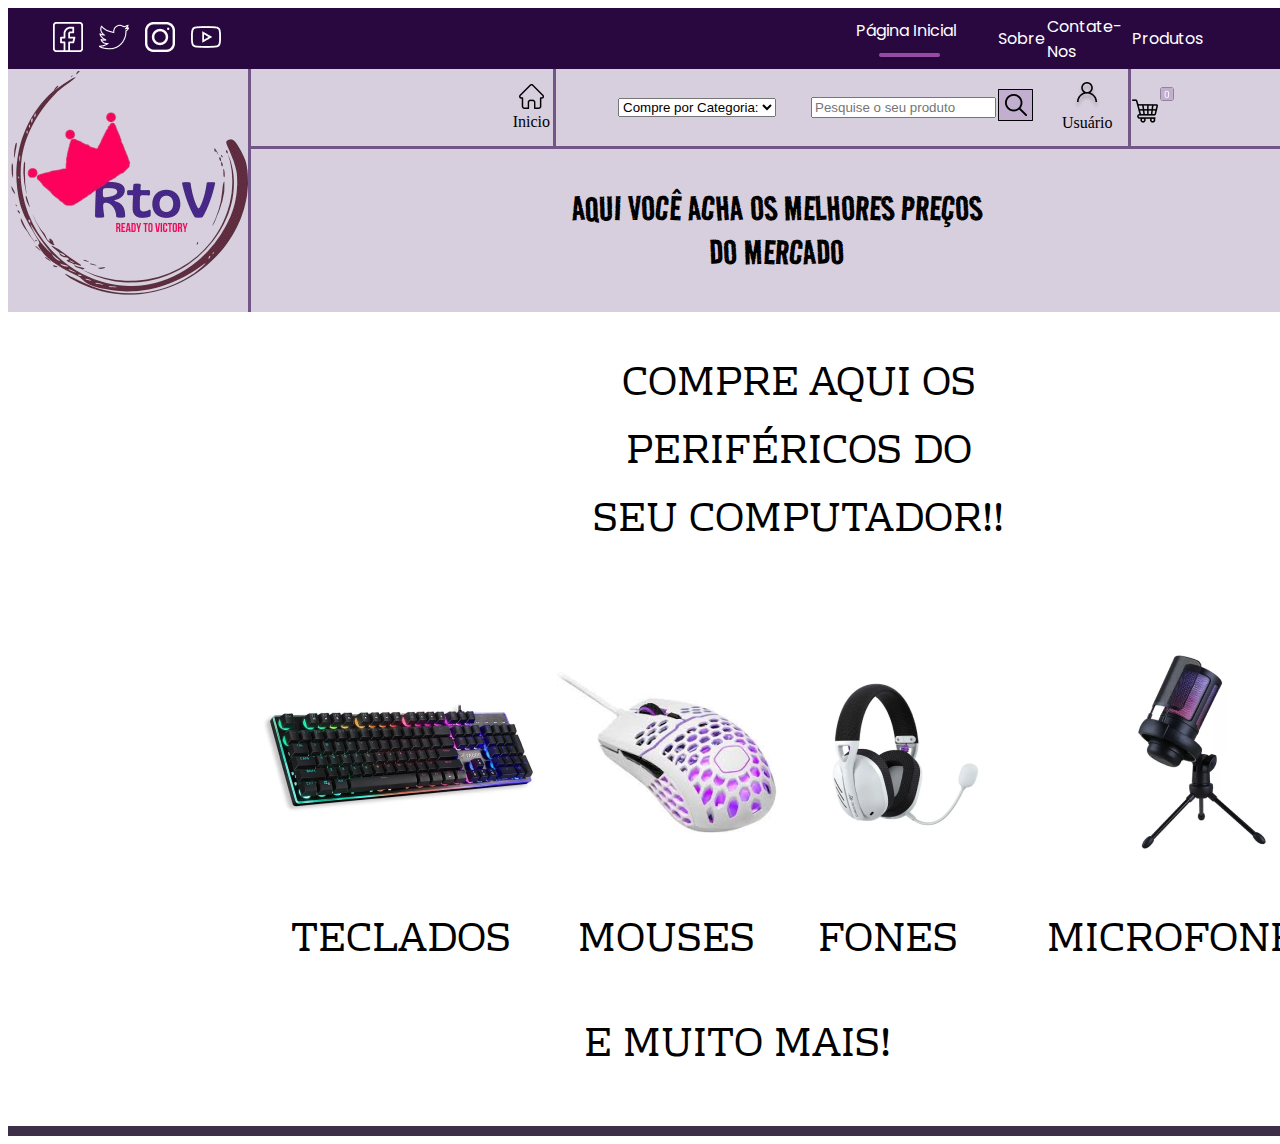
<file: index.html>
<!DOCTYPE html>
<html lang="en">
<head>
    <meta charset="UTF-8">
    <meta name="viewport" content="width=device-width, initial-scale=0.80">
    <title> RtoV - Ready To Victory </title>
    <link rel="stylesheet" href="style.css">
    <link rel="preconnect" href="https://fonts.googleapis.com">
<link rel="preconnect" href="https://fonts.gstatic.com" crossorigin>
<link href="https://fonts.googleapis.com/css2?family=Poppins&display=swap" rel="stylesheet">
<link rel="preconnect" href="https://fonts.googleapis.com">
<link rel="preconnect" href="https://fonts.gstatic.com" crossorigin>
<link href="https://fonts.googleapis.com/css2?family=Road+Rage&display=swap" rel="stylesheet">
<link rel="preconnect" href="https://fonts.googleapis.com">
<link rel="preconnect" href="https://fonts.gstatic.com" crossorigin>
<link href="https://fonts.googleapis.com/css2?family=Rhodium+Libre&family=Road+Rage&display=swap" rel="stylesheet">
</head>
<body>
    <table  ="" cellspacing="0">
        <tr id="linha1">
        <td class="c1"  ></td>
        <td class="c2 ; espaço1 ;"></td>
        <td class="c3 ; colIcone"><img src="facebook.png" alt="Facebook "></td>
        <td class="c4 ; colIcone"><img src="twitter.png" alt="twitter"></td>
        <td class=" c5 ;  colIcone"><img src="instagram.png" alt="instagram"></td>
        <td class="c6 ; colIcone"><img src="youtube.png" alt="youtube"></td>
        <td class="c7"></td>
        <td class="c8"></td>
        <td class="c9"> </td>
        <td class="c10"></td>
        <td class="c11"></td>
        <td class="c12" ></td>
        <td class="c13 ; poppins-regular ; pagini ; tudo1"; > <span><a href="">Página Inicial</a> </span> <div class="barrinha2"><img src="barrinha.png" alt=""></div></div></td>
        <td class="c14 ; poppins-regular"; class="sobre"><a href="sobre.html">Sobre</a></td>
        <td class="c15 ; poppins-regular"; class="contatenos"><a href="contate.html">Contate-Nos</a></td>
        <td class="c16 ; poppins-regular"; class="produtos"><a href="produtoFone.html">Produtos</a></td>
        <td class="c17"></td>
    </tr> 
    <tr id="linha2">
        <td class="c1"></td>
        <td class="c2 ; logo" rowspan="2"; colspan="6";><img src="RtoV Logo.png" alt="logo"; ></td>
        
        <td class="c8 ; borda1" ></td>
        <td class="c9 ; home ; borda2" ><img src="home.png" alt="Inicio"> Inicio</td>
        <td class="c10 ; borda3" ></td>       
        <td class="c11 ; borda4 ; selCate" >
            <div class="custom-select" >
  <select>
    <option value="0">Compre por Categoria:</option>
    <option value="1">Teclados</option>
    <option value="2">Mouses</option>
    <option value="3">Headsets</option>
    <option value="4">Microfones</option>
    <option value="5">SoundBoards</option>
    <option value="6">Caixas de Som</option>
    <option value="7">WebCams</option>
  </select>
</div>
    </td>
        <td class="c12 ; pesquise ; borda5" id="pesquisa" colspan="2";><input type="text" placeholder="Pesquise o seu produto"></td>
        
        <td class="c14 ; borda6 ; lupa" ><img src="lupa.png" alt="Lupa"></td>
        <td class="c15 ; borda7 ; user"><img src="usuario.png" alt="Usuário"> Usuário </td>
        <td class="c16 ; borda8" ><img src="carrinho.png" alt="Carrinho"></td>
        <td class="c17 ; borda9"></td>
        
    </tr>
    <tr id="linha3">
        <td class="c1"></td>
        <td class="c8"></td>
        
        <td class="c9"></td>
        <td class="c10"></td>
        <td colspan="3" class="c12 ; align1 ; road-rage-regular ">AQUI VOCÊ ACHA OS MELHORES PREÇOS <br> DO MERCADO</br></td>
        <td class="c14"></td>
        
        <td class="15"></td>
        
        
        <td class="16"></td>
         <td class="17"></td>
        
        
    </tr>
    <tr id="linha4">
        <td class="c1"></td>
        <td class="c2"></td>
        <td class="c3"></td>
        <td class="c4"></td>
        <td class="c5"></td>
        <td class="c6"></td>
        <td class="c7"></td>
        <td class="c8"></td>
        <td class="c9"></td>
        <td class="c10"></td>
        <td class="c11"></td>
        <td class="c12"></td>
        <td class="c13"></td>
        <td class="c14"></td>
        <td class="c15"></td>
        <td class="c16"></td>
        <td class="c17"></td>
    </tr>
    <tr id="linha5">
        <td class="c1"></td>
        <td class="c2"></td>
        <td class="c3"></td>
        <td class="c4"></td>
        <td class="c5"></td>
        <td class="c6"></td>
        <td class="c7"></td>
        <td class="c8"></td>
        <td class="c9"></td>
        <td class="c10 ; align1  ; rhodium-libre-regular" colspan="5">COMPRE AQUI OS PERIFÉRICOS DO<br>SEU COMPUTADOR!!<br></td>
        
        <td class="c15"></td></td>
        <td class="c16"></td></td>
        <td class="c17"></td></td>
    </tr>
    <tr id="linha6">
        <td class="c1"></td>
        <td class="c2"></td>
        <td class="c3"></td>
        <td class="c4"></td>
        <td class="c5"></td>
        <td class="c6"></td>
        <td class="c7"></td>
        <td class="c8"></td>
        <td class="c9"></td>
        <td class="c10"></td>
        <td class="c11"></td>
        <td class="c12"></td>
        <td class="c13"></td>
        <td class="c14"></td>
        <td class="c15"></td>
        <td class="c16"></td>
        <td class="c17"></td>
    </tr>
    <tr id="linha7">
        <td class="c1"></td>
        <td class="c2"></td>
        <td class="c3"></td>
        <td class="c4"></td>
        <td class="c5"></td>
        <td class="c6"></td>
        <td class="c7"></td>
        <td class="c8 ; teclado"; colspan="2";><img src="teclado.png" alt="Teclado"; ></td>
        
        <td class="10"></td>
        <td class="c11 ; mouse"><img src="mouse.png" alt="Mouse"></td>
        <td class="c12"></td>
        <td class="c13 ; fone"><img src="Fone.png" alt="fone"></td>
        <td class="c14"></td>
        <td class="c15"></td>
        <td class="c16 ; microfone"><img src="microfone.png" alt="Microfone"></td>
        <td class="c17"></td>
    </tr>
    <tr id="linha8">
        <td class="c1"></td>
        <td class="c2"></td>
        <td class="c3"></td>
        <td class="c4"></td>
        <td class="c5"></td>
        <td class="c6"></td>
        <td class="c7"></td>
        <td class="c8 ; align1 ; rhodium-libre-regular" colspan="2">TECLADOS</td>
        <td class="c10"></td>
        <td class="c11 ; align1 ; rhodium-libre-regular ; mouseText";>MOUSES</td>
        <td class="c12"></td>
        <td class="c13 ; align1 ; rhodium-libre-regular";>FONES</td>
        <td class="c14"></td>
        <td class="c15 ; align2 ; rhodium-libre-regular" colspan="2">MICROFONES</td>
        
        <td class="c17"></td>
        
    </tr>
    <tr id="linha9">
        <td class="c1"></td>
        <td class="c2"></td>
        <td class="c3"></td>
        <td class="c4"></td>
        <td class="c5"></td>
        <td class="c6"></td>
        <td class="c7"></td>
        <td class="c8"></td>
        <td class="c9"></td>
        <td class="c10"></td>
        <td class="c11"></td>
        <td class="c12"></td>
        <td class="c13"></td>
        <td class="c14"></td>
        <td class="c15"></td>
        <td class="c16"></td>
        <td class="c17"></td>
    </tr>
    <tr id="linha10">
        <td class="c1"></td>
        <td class="c2"></td>
        <td class="c3"></td>
        <td class="c4"></td>
        <td class="c5"></td>
        <td class="c6"></td>
        <td class="c7"></td>
        <td class="c8"></td>
        <td class="c9"></td>
        <td class="c10"></td>
        <td class="c11 ; align1 ; rhodium-libre-regular ; mtoMais" colspan="3"> E MUITO MAIS! </td>
        <td class="c14"></td>
        <td class="c15"></td>
        <td class="c16"></td>
        <td class="c17"></td>
        
    </tr>
    <tr id="linha11">
        <td class="c1"></td>
        <td class="c2"></td>
        <td class="c3"></td>
        <td class="c4"></td>
        <td class="c5"></td>
        <td class="c6"></td>
        <td class="c7"></td>
        <td class="c8"></td>
        <td class="c9"></td>
        <td class="c10"></td>
        <td class="c11"></td>
        <td class="c12"></td>
        <td class="c13"></td>
        <td class="c14"></td>
        <td class="c15"></td>
        <td class="c16"></td>
        <td class="c17"></td>
    </tr>
    <tr id="linha12">
        <td class="c1"></td>
        <td class="c2"></td>
        <td class="c3"></td>
        <td class="c4"></td>
        <td class="c5"></td>
        <td class="c6"></td>
        <td class="c7"></td>
        <td class="c8"></td>
        <td class="c9"></td>
        <td class="c10"></td>
        <td class="c11"></td>
        <td class="c12"></td>
        <td class="c13"></td>
        <td class="c14"></td>
        <td class="c15"></td>
        <td class="c16"></td>
        <td class="c17"></td>
    </tr>
</table>
    
</body>
</html>
</file>
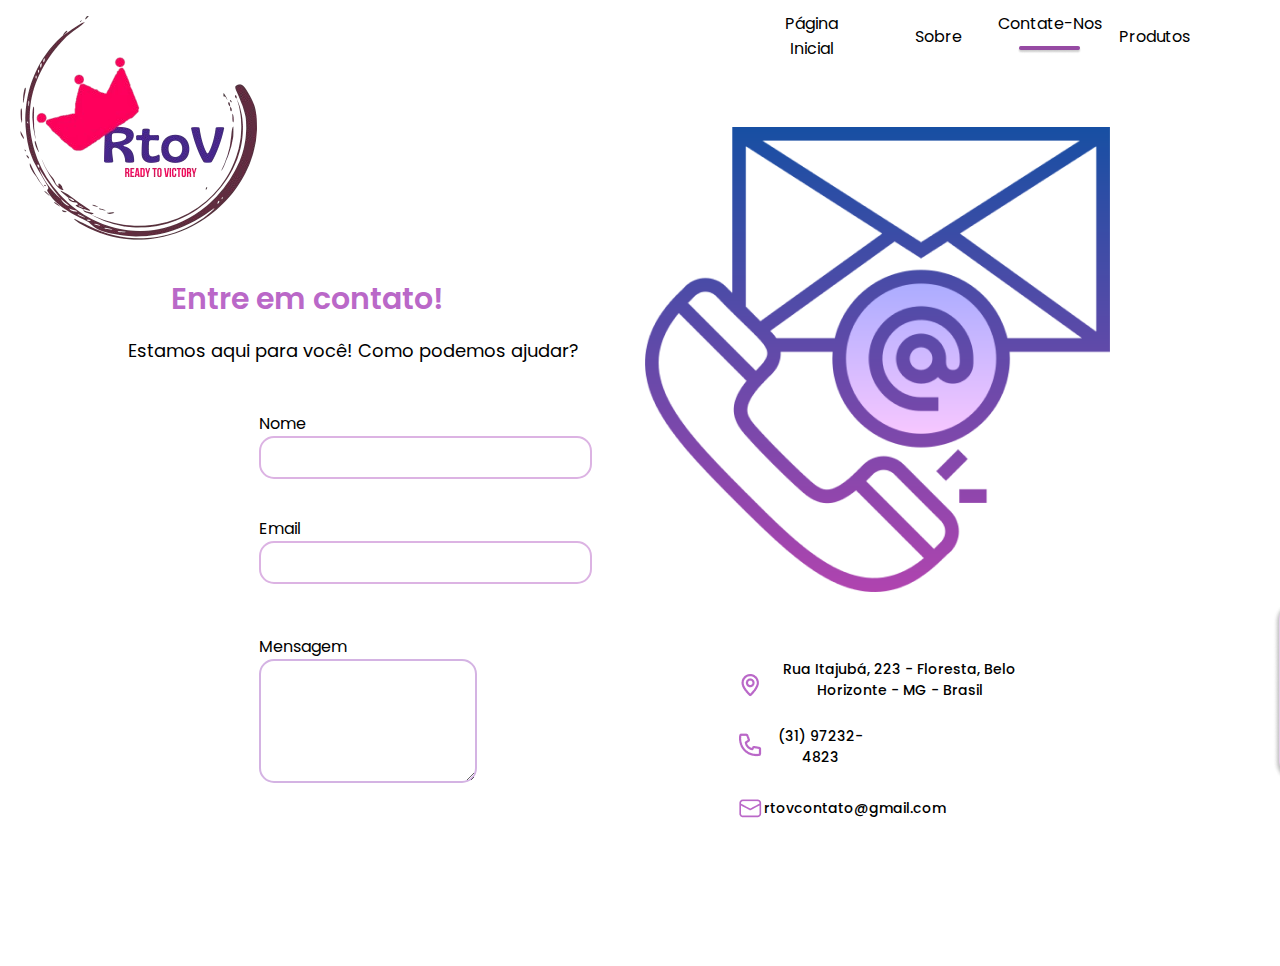
<file: contate.html>
<!DOCTYPE html>
<html lang="en">
<head>
    <meta charset="UTF-8">
    <meta name="viewport" content="width=device-width, initial-scale=1.0">
    <title>Contate - Rtov</title>
    <link rel="stylesheet" href="contate.css">
    <link rel="preconnect" href="https://fonts.googleapis.com">
<link rel="preconnect" href="https://fonts.gstatic.com" crossorigin>
<link href="https://fonts.googleapis.com/css2?family=Balsamiq+Sans:ital,wght@0,400;0,700;1,400;1,700&family=Coming+Soon&family=Poppins:ital,wght@0,100;0,200;0,300;0,400;0,500;0,600;0,700;0,800;0,900;1,100;1,200;1,300;1,400;1,500;1,600;1,700;1,800;1,900&family=Rhodium+Libre&family=Road+Rage&display=swap" rel="stylesheet">

</head>
<body>
    <table  ="" cellspacing="0">
        <tr id="linha1">
        <td class="c1"></td>
        <td class="c2" rowspan="2" class="Logo"><img src="RtoV Logo.png" alt="Logo"></td>
        <td class="c3"></td>
        <td class="c4"></td>
        <td></td>
        <td class="poppins-regular-16 c6"; id="pagini";><a href="index.html">Página Inicial </a></td>
        <td class="poppins-regular-16 c7"; id="sobre"; ><a href="sobre.html">Sobre</a></td>
        <td class="poppins-regular-16 c8"; id="contatenos";><div class="barrinha"> <span><a href="">Contate-Nos </a></span> <div class="barrinha2"><img src="barrinha.png" alt=""></div></div></td>
        <td class="poppins-regular-16 c9"; id="produtos"><a href="produtoFone.html">Produtos</a></td>
        <td class="c10"></td>
    </tr>
    <tr id="linha2">
        <td class="c1"></td>
        
        <td class="c3"></td>
        <td class="c4"></td>
        <td class="c5 ; teleEmail" colspan="4" rowspan="5"><img src="telefoneEmail.png" alt=""></td>
        
        <td class="c9"></td>
        <td class="c10"></td>
    </tr>
    <tr id="linha3">
        <td class="c1"></td>
        <td class="poppins-semibold" class="c2" colspan="2">Entre em contato!</td>
        
        <td class="c4"></td>
        <td class="c5" ></td>
       
        
        <td class="c10"></td>
    </tr>
    <tr id="linha4">
        <td class="c1"></td>
        <td class="poppins-regular-18 ; c2 ; estamos" colspan="2">Estamos aqui para você! Como podemos ajudar?</td>
        
        <td class="c4"></td>
        <td class="c5" ></td>
        
        <td class="c10"></td>
    </tr>
    <tr id="linha5">
        <td class="c1"></td>
        <td class="c2"></td>
        <td class="poppins-regular-16 ; c3 ; nome">Nome <br> <input class="emailnomeText" type="text"></td>
        <td class="c4"></td>
        <td class="c5" > </td>
       
        <td class="c10"></td>
    </tr>
    <tr id="linha6">
        <td class="c1"></td>
        <td class="c2"></td>
        <td class="poppins-regular-16 ; c3 ; emailText">Email <br> <input class="emailnomeText" type="email"></td>
        <td class="c4"></td>
        <td class="c5" ></td>

        <td class="c10"></td>
    </tr>
    <tr id="linha7">
        <td class="c1"></td>
        <td class="c2"></td>
        <td class="poppins-regular-16 ; c3 ; msg" rowspan="3">Mensagem<br> <textarea name="mensagem" id="mensagem"> </textarea></td>
        <td class="c4"></td>
        <td class="localização c5 endereço" ><img src="localização.png" alt="localização"></td>
        <td class="poppins-medium  c6  rua endereço" colspan="3"> Rua Itajubá, 223 - Floresta, Belo Horizonte - MG - Brasil</td>
        <td class="c7"></td>
        <td class="c8 tudoJunto" rowspan="2"><img src="tudoJunto.png" alt=""></td>
        
    </tr>
    <tr id="linha8">
        <td class="c1"></td>
        <td class="c2"></td>
        
        <td class="c4"></td>
        <td class="telefone"; class="c5" ><img src="telefone.png" alt="Telefone"></td>
        <td class="poppins-medium ; c6 ; num" colspan="2">(31) 97232-4823</td>
        <td class="c7"></td>
      
        <td class="c9"></td>
        
    </tr>
    <tr id="linha9">
        <td class="c1"></td>
        <td class="c2"></td>
        
        <td class="c4"></td>
        <td class="email  c5  emailImg" ><img src="email.png" alt="Email"></td>
        <td class="poppins-medium ; c6 ; emailLine" colspan="2">rtovcontato@gmail.com</td>
        <td class="c7"></td>
        <td class="c8"></td>
        <td class="c9"></td>
        
    </tr>
    <tr id="linha10">
        <td class="c1"></td>
        <td class="c2"></td>
        <td class="c3"></td>
        <td class="c4"></td>
        <td class="c5" ></td>
        <td class="c6"></td>
        <td class="c7"></td>
        <td class="c8"></td>
        <td class="c9"></td>
        <td class="c10"></td>
    </tr></table>
</body>
</html>
</file>
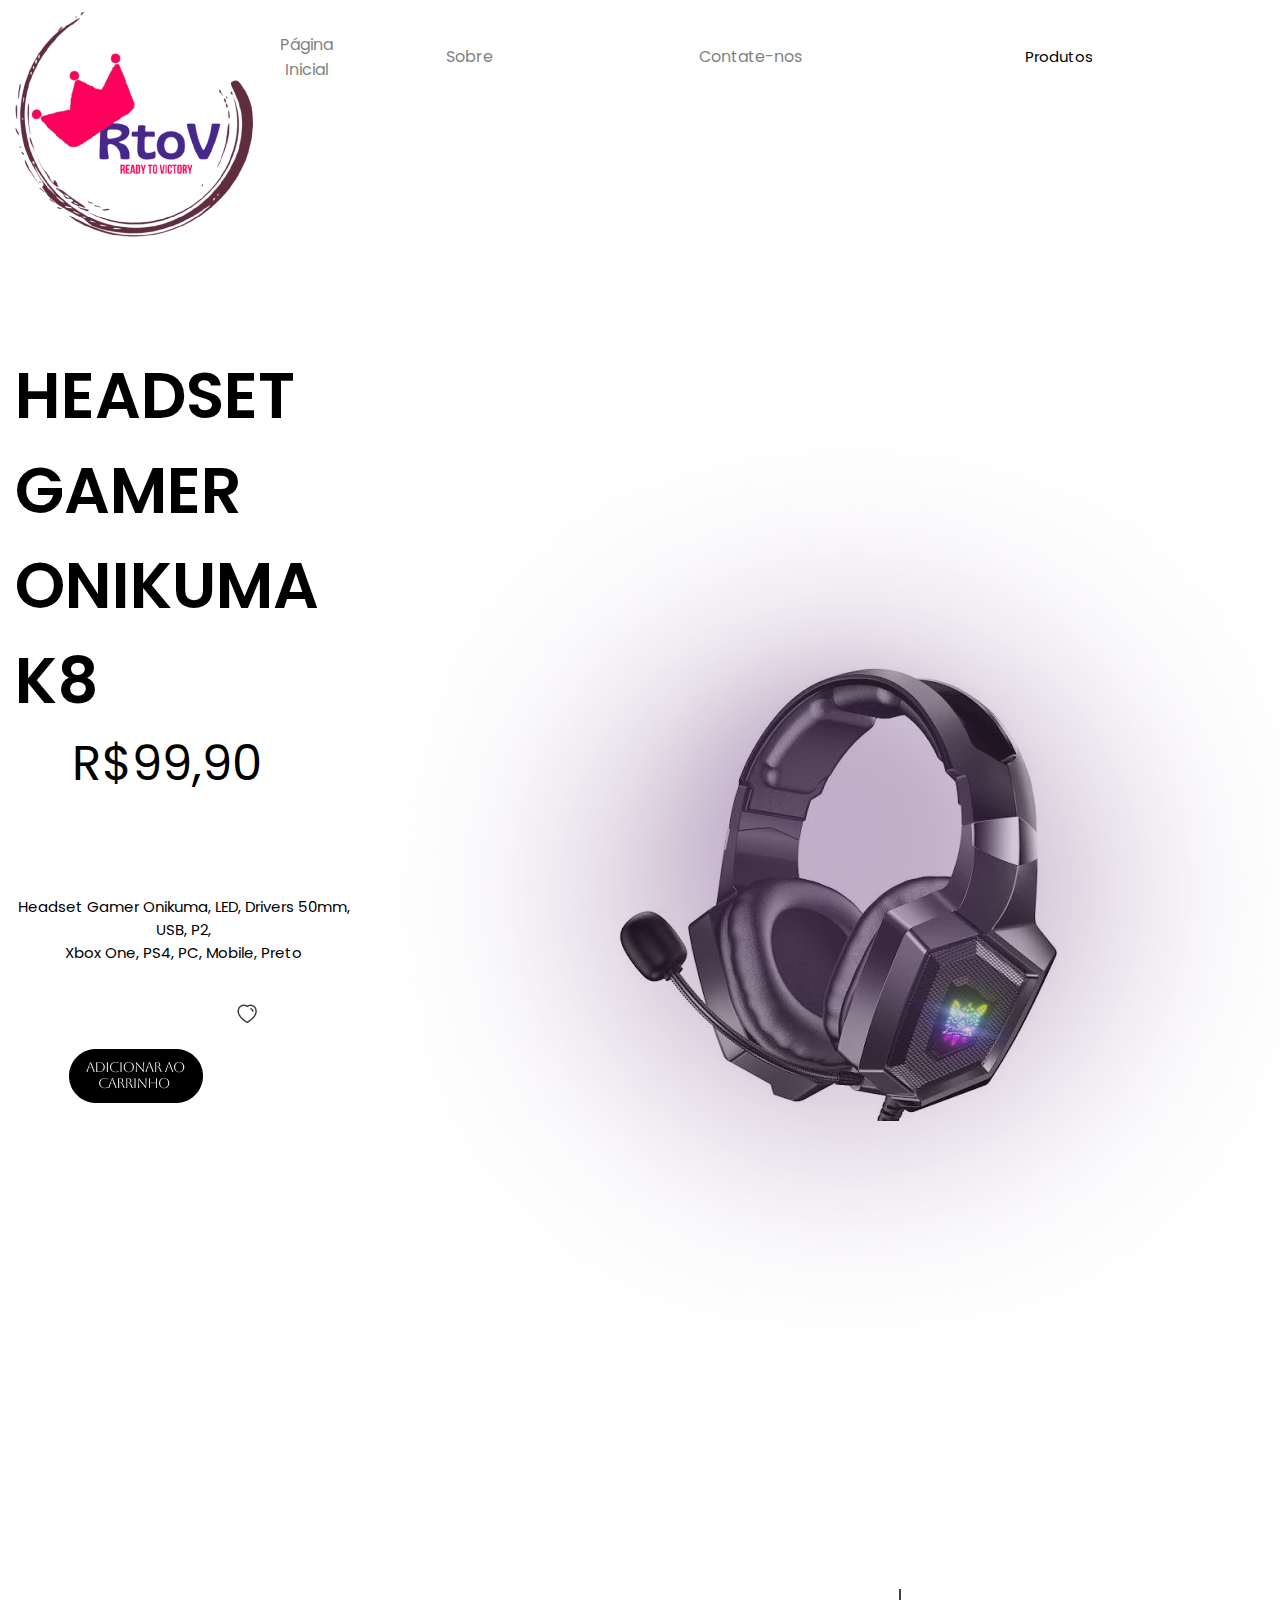
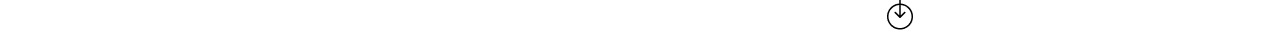
<file: produtoFone.html>
<!DOCTYPE html>
<html lang="en">
<head>
    <meta charset="UTF-8">
    <meta name="viewport" content="width=device-width, initial-scale=0.75">
    
    <title>Headset Onikuma K8</title>
<link rel="stylesheet" href="produtoFone.css">
<link rel="preconnect" href="https://fonts.googleapis.com">
<link rel="preconnect" href="https://fonts.gstatic.com" crossorigin>
<link href="https://fonts.googleapis.com/css2?family=Poppins:ital,wght@0,100;0,200;0,300;0,400;0,500;0,600;0,700;0,800;0,900;1,100;1,200;1,300;1,400;1,500;1,600;1,700;1,800;1,900&display=swap" rel="stylesheet">
</head> 
<body>
    <table     ="">
        <tr id="linha1">
            <td class="c1"></td>
            <td class="c2" rowspan="2"><img src="RtoV.png" alt="Logo"></td>
            <td class="c3"></td>
            <td class="c4 poppins-regular-50o pagini asereje"><a href="index.html">Página Inicial</a></td>
            <td class="c5 poppins-regular-50o sobre asereje"><a href="sobre.html">Sobre</a></td>
            <td class="c6 poppins-regular-50o contatenos asereje"><a href="contate.html">Contate-nos</a></td>
            <td class="c7 poppins-regular produtos asereje"><a href="">Produtos</a></td>
            <td class="c8 ; poppins-regular-50o"></td>
            <td class="c9"></td>
            <td class="c10"></td>
            <td class="c11" ></td>
            <td class="c12"></td>
            <td class="c13 coracao3"><img src="coração.png" alt="Curtidos"></td>
            <td class="c14"><img src="perfil.png" alt="Perfil"></td>
            <td class="c15"><img src="carrinho2.png" alt="Carrinho"></td>
            <td class="c16"></td>
            
        </tr>
        <tr id="linha2">
            <td class="c1"></td>
            
            <td class="c3"></td>
            <td class="c4"></td>
            <td class="c5"></td>
            <td class="c6"></td>
            <td class="c7"></td>
            <td class="c8 ; setaED ; setaE"><img src="setaEsquerda.png" alt="Seta Esquerda"></td>
            <td class="c9"></td>
            <td class="c10 ; setaED" ><a href="produtoTeclado.html"><img src="setaDireita.png" alt="Seta Direita"></a></td>
            <td class="c11"></td>
            
            <td class="c12"></td>
            <td class="c13"></td>
            <td class="c14"></td>
            <td class="c15"></td>
            <td class="c16"></td>
        </tr>
        <tr id="linha3">
            <td class="c1"></td>
            <td class="c2 ; poppins-semibold ; espacoHead ; headText" colspan="3" rowspan="2">HEADSET GAMER <br> ONIKUMA K8 <br> <div class="poppins-regular-48px ;">R$99,90</div> <br> <div class="poppins-regular ; desc1">Headset Gamer Onikuma, LED, Drivers 50mm, USB, P2, <br> Xbox One, PS4, PC, Mobile, Preto</div></td>
            
            <td class="c5"></td>
            <td class="c6"></td>
            <td class="c7"></td>
            <td class="c8"></td>
            <td class="c9 ; poppins-regular-18px ; descricao" colspan="4">DESCRIÇÃO</td>
            
            <td class="c13"></td>
            <td class="c14"></td>
            <td class="c15"></td>
            <td class="c16"></td>
        </tr>
        <tr id="linha4">
            <td class="c1"></td>
            
           
            
            <td class="c5 ; fone" colspan="4" rowspan="6"><img src="fone2.png" alt="Fone"></td>
            <td class="c8 ; poppins-regular ; " colspan="7">Material ecológico <br> Os protetores de ouvido usados com o novo material amigo da <br> pele  de segunda geração reduzem o suor de calor, mais <br> adequados para uso prolongado. <br> <img src="barrinha2.png" alt=""> <br>
            
            Sensação confortável <br> TPE wearable de alta qualidade, textura macia, toque <br> delicado e confortável, tem uma aparência elegante. <br><img src="barrinha2.png" alt=""> <br>

            Design prático  <br> O cinto de descompressão faz com que seu fone de ouvido tenha <br> melhor extensibilidade. Estrutura concisa, peso leve ao jogar, <br> material de alta qualidade permite que ele mantenha forte <br> praticidade. O design macio informa como é inquebrável.<img src="barrinha2.png" alt=""> <br>

            LUZ LED <br> Realce a atmosfera do jogo com interface USB apenas para <br> alimentação das luzes LED. <br><img src="barrinha2.png" alt=""><br>

            Fácil instalação <br> Plug and play, plugues de 3,5 mm para microfone e fone de ouvido <br> + plugue USB para luzes, garantindo mais estabilidade do som.

        </td>
            <td class="c16"></td>
            
            
            
        </tr>
        <tr id="linha5">
            <td class="c1"></td>
            <td class="c2 ; poppins-regular-48px ; coracao2 " colspan="2"><img src="coração.png" alt="Curtidos"></td>
            
            <td class="c4"></td>
           
            
            <td class="c8 ";></td>
            <td class="c9 ";></td>
            <td class="c10 ";></td>
            <td class="c11";></td>
            <td class="c12";></td>
            <td class="c13";></td>
            <td class="c14";></td>
            <td class="c16"></td>
        </tr>
        <tr id="linha6">
            <td class="c1"></td>
            <td class="c2 ; poppins-regular ; addCarrinho" colspan="2"><img src="addCarrinho.png" alt="Adicionar ao Carrinho"></td>
            
            <td class="c4"></td>
           
            
            <td class="c9"></td>
            <td class="c10"></td>
            <td class="c11" ></td>
            <td class="c12"></td>
            <td class="c13"></td>
            <td class="c14"></td>
            <td class="c15"></td>
            <td class="c16"></td>
        </tr>
        <tr id="linha7">
            <td class="c1"></td>
            <td class="c2 ; coracao2" ></td>
            <td class="c3"></td>
            <td class="c4"></td>
           
            
            <td class="c9"></td>
            <td class="c10"></td>
            <td class="c11" ></td>
            <td class="c12"></td>
            <td class="c13"></td>
            <td class="c14"></td>
            <td class="c15"></td>
            <td class="c16"></td>
        </tr>
        <tr id="linha8">
            <td class="c1"></td>
            <td class="c2 ; "></td>
            <td class="c3"></td>
            <td class="c4"></td>
           
            
            <td class="c9"></td>
            <td class="c10"></td>
            <td class="c11" ></td>
            <td class="c12"></td>
            <td class="c13"></td>
            <td class="c14"></td>
            <td class="c15"></td>
            <td class="c16"></td>
        </tr>
        <tr id="linha9">
            <td class="c1"></td>
            <td class="c2"></td>
            <td class="c3"></td>
            <td class="c4"></td>
           
            
            <td class="c9"></td>
            <td class="c10"></td>
            <td class="c11" ></td>
            <td class="c12"></td>
            <td class="c13"></td>
            <td class="c14"></td>
            <td class="c15"></td>
            <td class="c16"></td>
        </tr>
        <tr id="linha10">
            <td class="c1"></td>
            <td class="c2"></td>
            <td class="c3"></td>
            <td class="c4"></td>
            <td class="c5"></td>
            <td class="c6"></td>
            <td class="c7"></td>
            <td class="c8"></td>
            <td class="c9"></td>
            <td class="c10"></td>
            <td class="c11" ></td>
            <td class="c12"></td>
            <td class="c13"></td>
            <td class="c14"></td>
            <td class="c15"></td>
            <td class="c16"></td>
        </tr>
        <tr id="linha11">
            <td class="c1"></td>
            <td class="c2"></td>
            <td class="c3"></td>
            <td class="c4"></td>
            <td class="c5"></td>
            <td class="c6"></td>
            <td class="c7"></td>
            <td class="c8"></td>
            <td class="c9"></td>
            <td class="c10"></td>
            <td class="c11" ></td>
            <td class="c12"></td>
            <td class="c13"></td>
            <td class="c14"></td>
            <td class="c15"></td>
            <td class="c16"></td>
        </tr>
        <tr id="linha12">
            <td class="c1"></td>
            <td class="c2"></td>
            <td class="c3"></td>
            <td class="c4"></td>
            <td class="c5"></td>
            <td class="c6 ; setaBaixo"><a href="produtoTeclado.html"><img src="setaBaixo.png" alt=""></a></td>
            <td class="c7"></td>
            <td class="c8"></td>
            <td class="c9"></td>
            <td class="c10"></td>
            <td class="c11" ></td>
            <td class="c12"></td>
            <td class="c13"></td>
            <td class="c14"></td>
            <td class="c15"></td>
            <td class="c16"></td>
        </tr>
    </table>
</body>
</html>
</file>
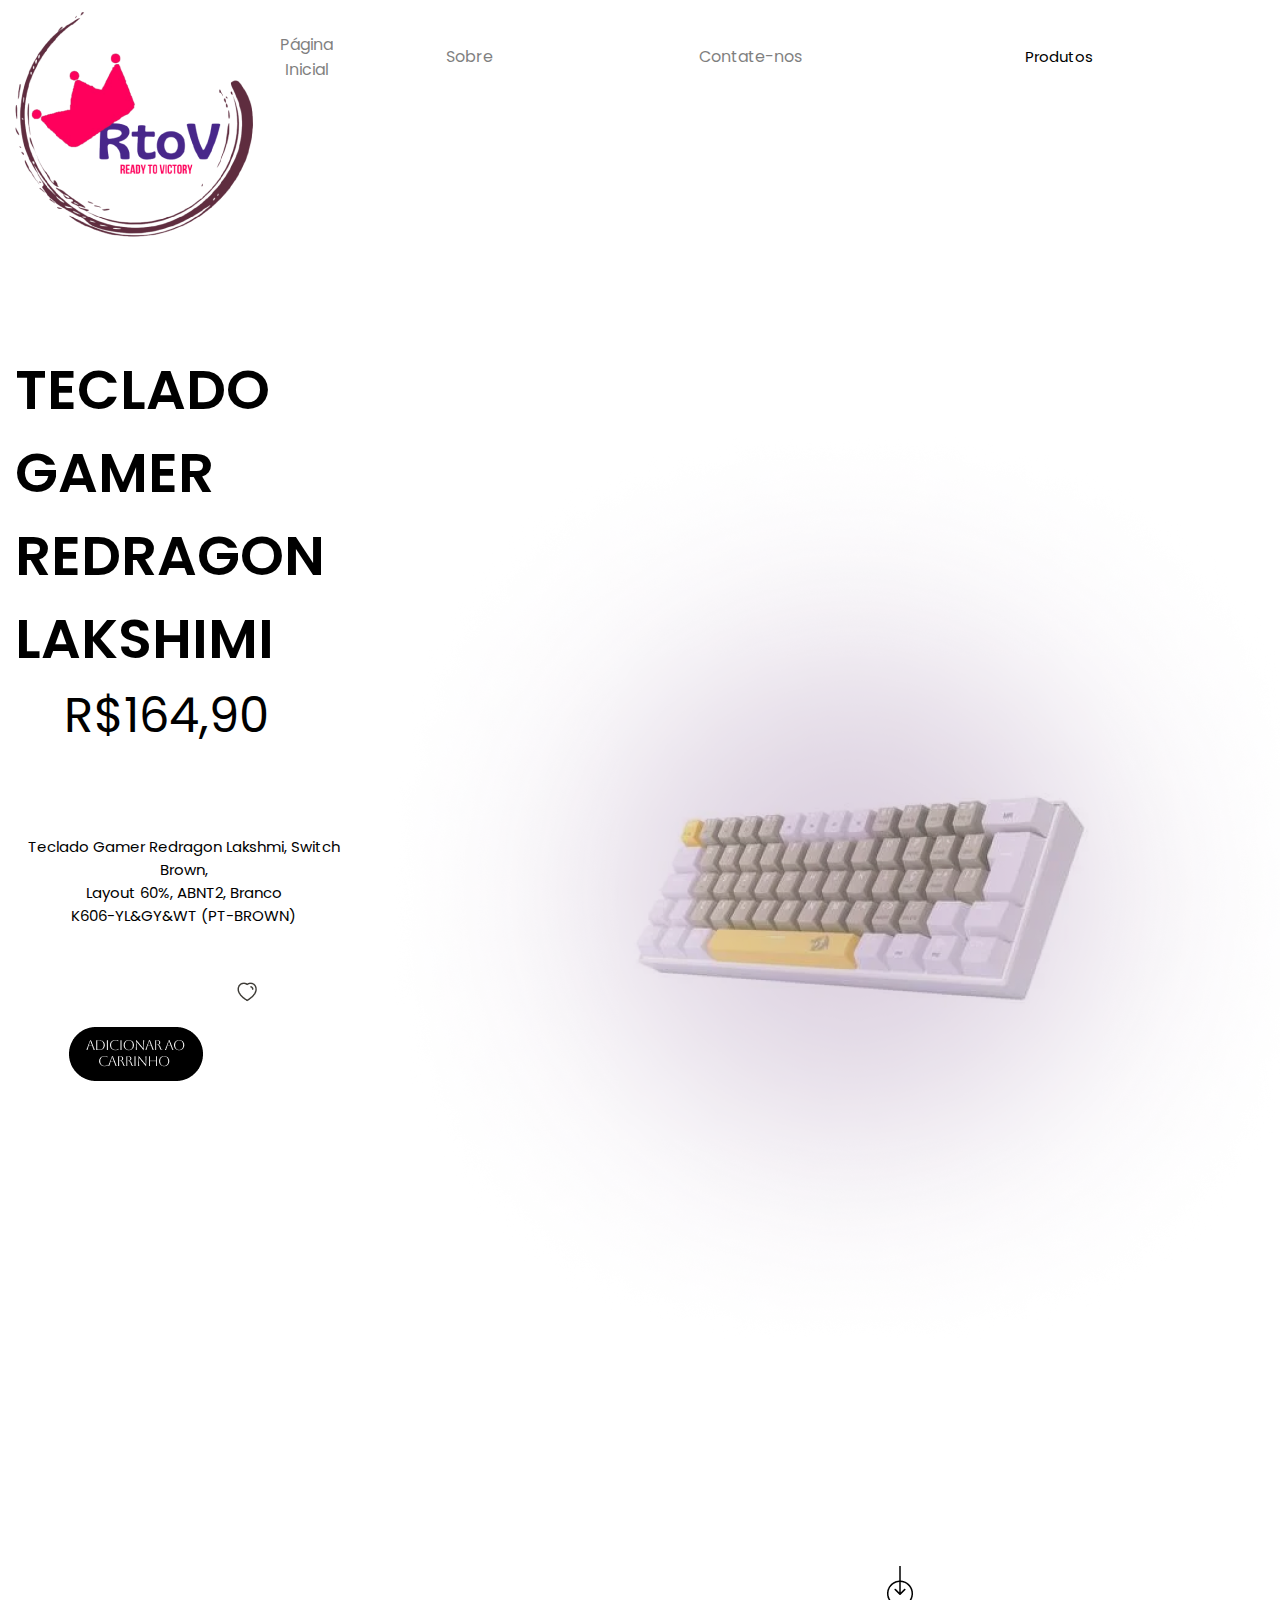
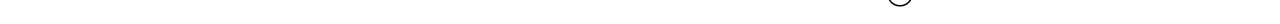
<file: produtoTeclado.html>
<!DOCTYPE html>
<html lang="en">
<head>
    <meta charset="UTF-8">
    <meta name="viewport" content="width=device-width, initial-scale=0.75">
    
    <title>Teclado Redragon Lakshmi</title>
<link rel="stylesheet" href="produtoTeclado.css">
<link rel="preconnect" href="https://fonts.googleapis.com">
<link rel="preconnect" href="https://fonts.gstatic.com" crossorigin>
<link href="https://fonts.googleapis.com/css2?family=Poppins:ital,wght@0,100;0,200;0,300;0,400;0,500;0,600;0,700;0,800;0,900;1,100;1,200;1,300;1,400;1,500;1,600;1,700;1,800;1,900&display=swap" rel="stylesheet">
</head> 
<body>
    <table    ="">
        <tr id="linha1">
            <td class="c1"></td>
            <td class="c2" rowspan="2"><img src="RtoV.png" alt="Logo"></td>
            <td class="c3"></td>
            <td class="c4 poppins-regular-50o pagini asereje"><a href="index.html">Página Inicial</a></td>
            <td class="c5 poppins-regular-50o sobre asereje"><a href="sobre.html">Sobre</a></td>
            <td class="c6 poppins-regular-50o contatenos asereje"><a href="contate.html">Contate-nos</a></td>
            <td class="c7 poppins-regular produtos asereje"><a href="">Produtos</a></td>
            <td class="c8 ; poppins-regular-50o"></td>
            <td class="c9"></td>
            <td class="c10"></td>
            <td class="c11" ></td>
            <td class="c12"></td>
            <td class="c13 coracao3"><img src="coração.png" alt="Curtidos"></td>
            <td class="c14"><img src="perfil.png" alt="Perfil"></td>
            <td class="c15"><img src="carrinho2.png" alt="Carrinho"></td>
            <td class="c16"></td>
            
        </tr>
        <tr id="linha2">
            <td class="c1"></td>
            
            <td class="c3"></td>
            <td class="c4"></td>
            <td class="c5"></td>
            <td class="c6"></td>
            <td class="c7"></td>
            <td class="c8 ; setaED ; setaE"><a href="produtoFone.html"><img src="setaEsquerda2.png" alt="Seta Esquerda"></a></td>
            <td class="c9"></td>
            <td class="c10 ; setaED" ><img src="setaDireita2.png" alt="Seta Direita"></td>
            <td class="c11"></td>
            
            <td class="c12"></td>
            <td class="c13"></td>
            <td class="c14"></td>
            <td class="c15"></td>
            <td class="c16"></td>
        </tr>
        <tr id="linha3">
            <td class="c1"></td>
            <td class="c2 ; poppins-semibold ; espacoHead ; headText" colspan="3" rowspan="2">TECLADO GAMER <br> REDRAGON LAKSHIMI <br> <div class="poppins-regular-48px ;">R$164,90</div> <br> <div class="poppins-regular ; desc1">Teclado Gamer Redragon Lakshmi, Switch Brown, <br> Layout 60%, ABNT2, Branco <br>  K606-YL&GY&WT (PT-BROWN)</div></td>
            
            <td class="c5"></td>
            <td class="c6"></td>
            <td class="c7"></td>
            <td class="c8"></td>
            <td class="c9 ; poppins-regular-18px ; descricao" colspan="4">DESCRIÇÃO</td>
            
            <td class="c13"></td>
            <td class="c14"></td>
            <td class="c15"></td>
            <td class="c16"></td>
        </tr>
        <tr id="linha4">
            <td class="c1"></td>
            
           
            
            <td class="c5 ; teclado" colspan="4" rowspan="6"><img src="teclado2.png" alt="Fone"></td>
            <td class="c8 ; poppins-regular ; " colspan="7">Design Compacto e Funcional <br> O Redragon Lakshmi apresenta um layout compacto de 60% no <br> padrão ABNT2, deal para quem busca otimizar o espaço na mesa <br> sem comprometer a funcionalidade. Sua estrutura high profile nas <br> cores preto e marrom confere um visual sofisticado e moderno. <img src="barrinha2.png" alt=""> <br>
            
            Portabilidade Aprimorada <br> Equipado com um cabo USB-C removível, o Lakshmi facilita o <br> transporte, sendo perfeito para usuários que necessitam de <br> praticidade ao levar seus equipamentos. <br><img src="barrinha2.png" alt=""> <br>

            Durabilidade e Conforto <br> As keycaps são produzidas com o método de double shot <br> injection, garantindo  maior durabilidade das marcações. Os <br> switches mecânicos Brown da Redragon MK II oferecem um  <br>equilíbrio entre feedback átil e silêncio, proporcionando uma <br> experiência  de digitação confortável e precisa. <img src="barrinha2.png" alt=""> <br>

            Iluminação Elegante <br> O teclado conta com iluminação LED branca, realçando a <br> estética  do equipamento e criando uma atmosfera envolvente <br> durante o uso. <br><img src="barrinha2.png" alt=""><br>

            Construção Robusta <br> abricado com plástico ABS de alta qualidade, o Lakshmi assegura <br> resistência e longevidade, suportando o uso intenso do dia a dia.
        </td>
            <td class="c16"></td>
            
            
            
        </tr>
        <tr id="linha5">
            <td class="c1"></td>
            <td class="c2 ; poppins-regular-48px ; coracao2 " colspan="2"><img src="coração.png" alt="Curtidos"></td>
            
            <td class="c4"></td>
           
            
            <td class="c8 ";></td>
            <td class="c9 ";></td>
            <td class="c10 ";></td>
            <td class="c11";></td>
            <td class="c12";></td>
            <td class="c13";></td>
            <td class="c14";></td>
            <td class="c16"></td>
        </tr>
        <tr id="linha6">
            <td class="c1"></td>
            <td class="c2 ; poppins-regular ; addCarrinho" colspan="2"><img src="addCarrinho.png" alt="Adicionar ao Carrinho"></td>
            
            <td class="c4"></td>
           
            
            <td class="c9"></td>
            <td class="c10"></td>
            <td class="c11" ></td>
            <td class="c12"></td>
            <td class="c13"></td>
            <td class="c14"></td>
            <td class="c15"></td>
            <td class="c16"></td>
        </tr>
        <tr id="linha7">
            <td class="c1"></td>
            <td class="c2 ; coracao2" ></td>
            <td class="c3"></td>
            <td class="c4"></td>
           
            
            <td class="c9"></td>
            <td class="c10"></td>
            <td class="c11" ></td>
            <td class="c12"></td>
            <td class="c13"></td>
            <td class="c14"></td>
            <td class="c15"></td>
            <td class="c16"></td>
        </tr>
        <tr id="linha8">
            <td class="c1"></td>
            <td class="c2 ; "></td>
            <td class="c3"></td>
            <td class="c4"></td>
           
            
            <td class="c9"></td>
            <td class="c10"></td>
            <td class="c11" ></td>
            <td class="c12"></td>
            <td class="c13"></td>
            <td class="c14"></td>
            <td class="c15"></td>
            <td class="c16"></td>
        </tr>
        <tr id="linha9">
            <td class="c1"></td>
            <td class="c2"></td>
            <td class="c3"></td>
            <td class="c4"></td>
           
            
            <td class="c9"></td>
            <td class="c10"></td>
            <td class="c11" ></td>
            <td class="c12"></td>
            <td class="c13"></td>
            <td class="c14"></td>
            <td class="c15"></td>
            <td class="c16"></td>
        </tr>
        <tr id="linha10">
            <td class="c1"></td>
            <td class="c2"></td>
            <td class="c3"></td>
            <td class="c4"></td>
            <td class="c5"></td>
            <td class="c6"></td>
            <td class="c7"></td>
            <td class="c8"></td>
            <td class="c9"></td>
            <td class="c10"></td>
            <td class="c11" ></td>
            <td class="c12"></td>
            <td class="c13"></td>
            <td class="c14"></td>
            <td class="c15"></td>
            <td class="c16"></td>
        </tr>
        <tr id="linha11">
            <td class="c1"></td>
            <td class="c2"></td>
            <td class="c3"></td>
            <td class="c4"></td>
            <td class="c5"></td>
            <td class="c6"></td>
            <td class="c7"></td>
            <td class="c8"></td>
            <td class="c9"></td>
            <td class="c10"></td>
            <td class="c11" ></td>
            <td class="c12"></td>
            <td class="c13"></td>
            <td class="c14"></td>
            <td class="c15"></td>
            <td class="c16"></td>
        </tr>
        <tr id="linha12">
            <td class="c1"></td>
            <td class="c2"></td>
            <td class="c3"></td>
            <td class="c4"></td>
            <td class="c5"></td>
            <td class="c6 ; setaBaixo"><a href="produtoFone.html"><img src="setaBaixo.png" alt=""></a></td>
            <td class="c7"></td>
            <td class="c8"></td>
            <td class="c9"></td>
            <td class="c10"></td>
            <td class="c11" ></td>
            <td class="c12"></td>
            <td class="c13"></td>
            <td class="c14"></td>
            <td class="c15"></td>
            <td class="c16"></td>
        </tr>
    </table>
</body>
</html>
</file>
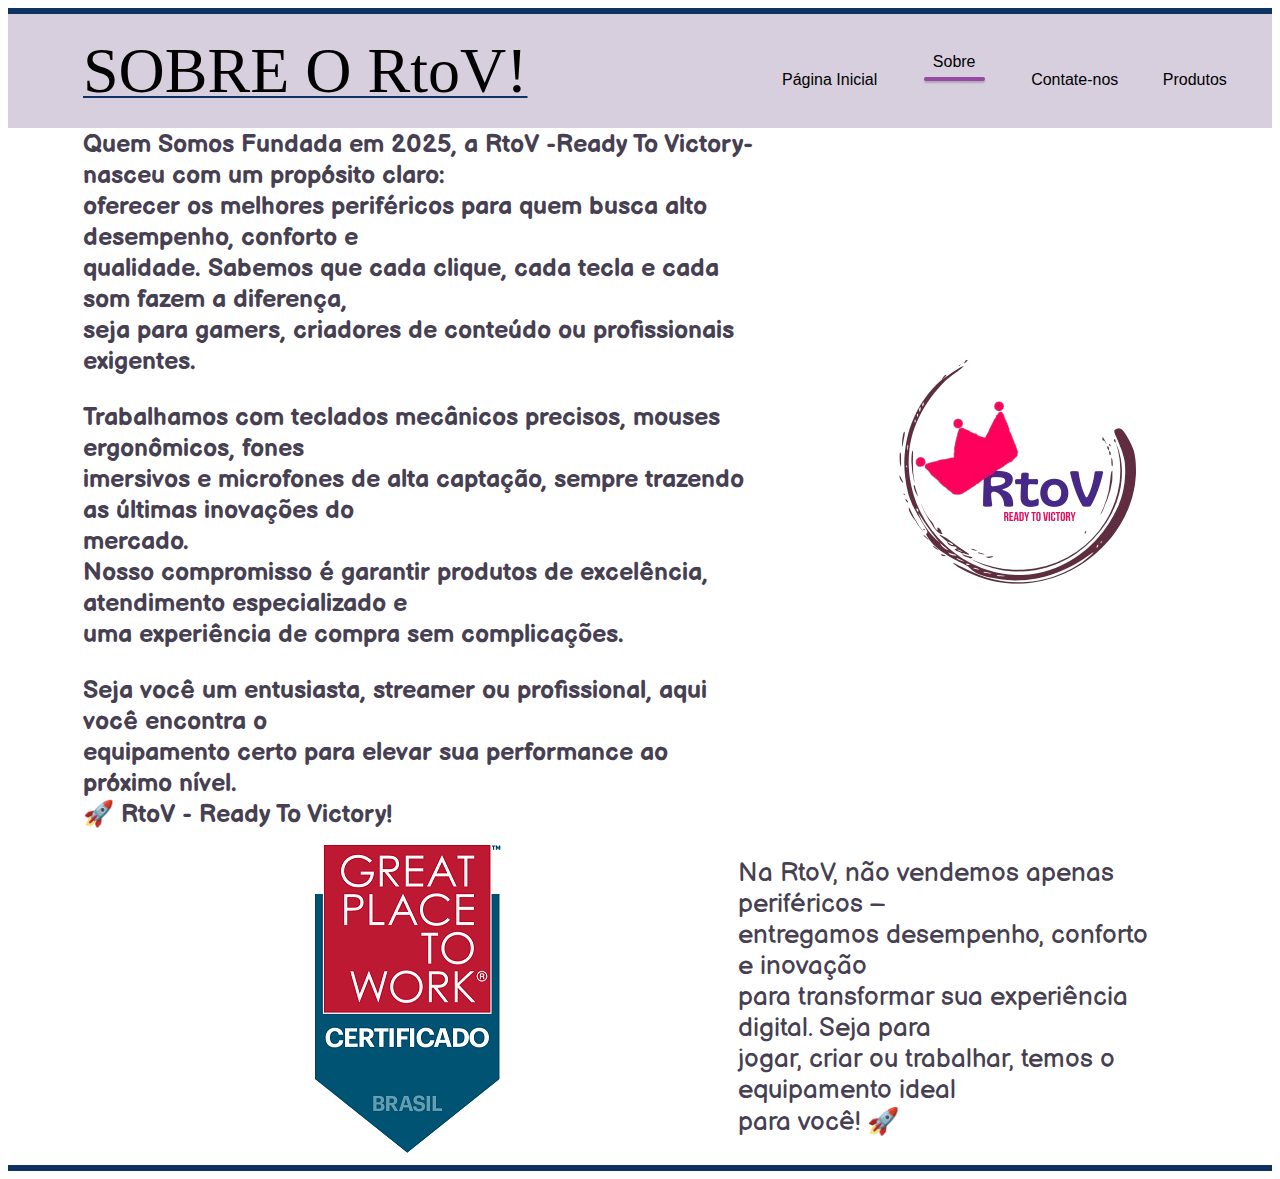
<file: sobre.html>
<!DOCTYPE html>
<html lang="en">
<head>
    <meta charset="UTF-8">
    <meta name="viewport" content="width=device-width, initial-scale=1.0">
    <title>Sobre - RtoV</title>
    <link rel="preconnect" href="https://fonts.googleapis.com">
<link rel="preconnect" href="https://fonts.gstatic.com" crossorigin>
<link href="https://fonts.googleapis.com/css2?family=Coming+Soon&family=Rhodium+Libre&family=Road+Rage&display=swap" rel="stylesheet">
<link rel="preconnect" href="https://fonts.googleapis.com">
<link rel="preconnect" href="https://fonts.gstatic.com" crossorigin>
<link href="https://fonts.googleapis.com/css2?family=Balsamiq+Sans:ital,wght@0,400;0,700;1,400;1,700&family=Coming+Soon&family=Rhodium+Libre&family=Road+Rage&display=swap" rel="stylesheet">
</head>
<link rel="stylesheet" href="sobre.css">
<body>
    <table  ="" cellspacing="0">
        <tr id="linha1">
        <td class="espaco"></td>
        <td></td>
        <td></td>
        <td></td>
        <td></td>
        <td></td>
        <td></td>
        <td></td>
        <td></td>
    </tr>
    <tr id="linha2">
        <td></td>
        <td class="coming-soon-regular ; sobreR" colspan="3">SOBRE O RtoV!</td>
        
        <td></td>
        <td colspan="4" class="coisas poppins-regular">
            <span><a href="index.html">Página Inicial</a></span>
            <span><a href="">Sobre <br><img src="barrinha.png" alt=""></a></span>
            <span><a href="contate.html">Contate-nos</a></span>
            <span><a href="produtoFone.html">Produtos</a></span>
          </td>
    </tr>
    <tr id="linha3">
        <td></td>
        <td class="balsamiq-sans-bold" colspan="5">Quem Somos
            Fundada em 2025, a RtoV -Ready To Victory- nasceu com um propósito claro: <br> oferecer os melhores periféricos para quem busca alto desempenho, conforto e <br> qualidade. Sabemos que cada clique, cada tecla e cada som fazem a diferença, <br> seja para gamers, criadores de conteúdo ou profissionais exigentes. 
            <p>Trabalhamos com teclados mecânicos precisos, mouses ergonômicos, fones <br> imersivos e microfones de alta captação, sempre trazendo as últimas inovações do <br> mercado.<br> 
            Nosso compromisso é garantir produtos de excelência, atendimento especializado e <br> uma experiência de compra sem complicações.</p>
            
            Seja você um entusiasta, streamer ou profissional, aqui você encontra o <br> equipamento certo para elevar sua performance ao próximo nível.<br>
            🚀 RtoV - Ready To Victory!</td>
        
        
        <td></td>
        <td class="logo" colspan="2"><img src="RtoV Logo.png" alt="logo"></td>
        
    </tr>
    <tr id="linha4">
        <td></td>
        <td></td>
        <td class="colunaImagem"><img src="greatplace.png" alt="Great Place To Work"></td>
        <td></td>
        <td></td>
        <td class="balsamiq-sans-regular" colspan="3">Na RtoV, não vendemos apenas periféricos – <br> entregamos desempenho, conforto e inovação <br> para transformar sua experiência digital. Seja para <br> jogar, criar ou trabalhar, temos o equipamento ideal <br> para você! 🚀</td>
       
        <td></td>
        <tr id="linha1">
            <td class="espaco"></td>
            <td></td>
            <td></td>
            <td></td>
            <td></td>
            <td></td>
            <td></td>
            <td></td>
            <td></td>
        </tr>
    </tr>
</table>
</body>
</html>
</file>
<file: style.css>
table {
    width: 100%;
  }
  #linha1 { height: 31px; align-items: center; background-color: #290840;}
  #linha2 { height: 37px;  background-color: #D8CFDE} 
  #linha3 { height: 113px; background-color: #D8CFDE}
  #linha4 { height: 38px; background-color: #FFFFFF;}
  #linha5 { height: 46px;  background-color: #FFFFFF;}
  #linha6 { height: 46px; background-color: #FFFFFF;}
  #linha7 { height: 152px;  background-color: #FFFFFF;}
  #linha8 { height: 49px;  background-color: #FFFFFF;}
  #linha9 { height: 35px; background-color: #FFFFFF;}
  #linha10 { height: 39px; background-color: #FFFFFF;}
  #linha11 { height: 45px; background-color: #FFFFFF;}
  #linha12 { height: 10px; background-color: #3D2F47;}
  #pesquisa {text-align: right;}
  #lupa {width: 33px;}

  .c1 {width: 38px;}
  .c2 {width: 66px;}
  .c3 {width: 25px;}
  .c4 {width: 24px;}
  .c5 {width: 31px;}
  .c6 {width: 31px;}
  .c7 {width: 40px;}
  .c8 {width: 152px;}
  .c9 {width: 59px;}
  .c10 {width: 47px;}
  .c11 {width: 159px;} 
  .c12 {width: 82px;}
  .c13 {width: 122px;}
  .c14 {width: 34px;}
  .c15 {width: 74px;}
  .c16 {width: 176px;}
  .c17 {width: 165px;}

.align1{text-align: center;}
.align2{text-align: right;}
  
.icone { width: 21px; fill:white;} 
.pagini{ text-align: right; padding-right: 40px ; ;color:white; padding-top: 10px;}
.pesquisa{ width: 10%; text-align: left; color:white}
.sobre{ width: 7%; text-align: left; color:white}
.contatenos { width: 13%; text-align: left; color:white; }  

.selCate{text-align: right;}
.pesquise{text-align: left;}
.colIcone{text-align: center;}
.barrinha2{ flex-direction: column;  align-items: flex-end; padding-right: 15px;}
a {  color: white; text-decoration: none;}
a:hover {  color: #c084fc; text-decoration: underline;}

.home { width: 7%; ; text-align: center; border: solid 2px #735688; border-top: none; }
.home svg{ height: 30px; vertical-align: middle;}
.espaço1 {width: 64px;}
.lupa {padding-right: 40%;}
.user {  text-align: center;}
.user svg{ height: 30px; vertical-align: middle;}
.logo { width: 7%; ; text-align: center;   border: solid 3px #735688;  border-top: none; border-left: none; border-bottom: none; padding-right: 10%;}
.borda1 {border: solid 3px #735688; border-top: none; border-left: none; border-right: none;}
.borda2 {border: solid 3px #735688; border-top: none; border-left: none; border-right: none;}
.borda3 {border: solid 3px #735688; border-top: none; border-left: none;}
.borda4 {border: solid 3px #735688; border-top: none; border-left: none; border-right: none;}
.borda5 {border: solid 3px #735688; border-top: none; border-left: none; border-right: #735688;}
.borda6 {border: solid 3px #735688; border-top: none; border-left: none; border-right: #735688;}
.borda7 {border: solid 3px #735688; border-top: none; border-left: none;}
.borda8 {border: solid 3px #735688; border-top: none; border-left: none; border-right: #735688;}
.borda9 {border: solid 3px #735688; border-top: none; border-left: none; border-right: none;}
.borda9 {border: solid 3px #735688; border-top: none; border-left: none; border-right: none;}

.poppins-regular {  font-family: "Poppins", sans-serif;  font-weight: 0;  font-style: normal;  color: white; font-size: 16px;}
.road-rage-regular {   font-family: "Road Rage", sans-serif;   font-weight: 400;   font-style: normal; font-size: 40px;}
.rhodium-libre-regular {  font-family: "Rhodium Libre", serif;  font-weight: 400;  font-style: normal; font-size: 40px;}
.teclado { width: 7%; ; text-align: center; }
.mouse {  text-align: center; padding-right: 3%; }
  
.fone {  text-align: center; }
.microfone {  text-align: center; padding-right: 7%;}
.linhaMuito { text-align: center; }
.tecladoLinha{text-align: center;}  
.mouseLinha{ text-align: center; }
.foneLinha{ text-align: center; }
.mtoMais{padding-right: 6%;}


svg { height: 30px; text-align: center;}
</file>
<file: contate.css>
table{width: 100%; text-align: center;}

#linha1 {height: 56px;}
#linha2 {height: 149px;}
#linha3 {height: 67px; }
#linha4 {height: 29px; }
#linha5 {height: 120px;} 
#linha6 {height: 97px;}
#linha7 {height: 52px;} 
#linha8 {height: 25px;} 
#linha9 {height: 35px;} 
#linha10 {height: 132px; }

.c1 {width: 31px;}
.c2 {width: 194px;}
.c3 {width: 343px;}
.c4 {width: 168px;}
.c5 {width: 113px;}
.c6 {width: 93px;}
.c7 {width: 92px;}
.c8 { width: 118px;}
.c9 {width: 45px ;}
.c10 {width: 45px ;}

#sobre{text-align: center; padding-left: 30px;}


.poppins-regular-16 {font-family: "Poppins", sans-serif;    font-weight: 400;    font-style: normal; font-size: 16px; }
.poppins-semibold {    font-family: "Poppins", sans-serif;    font-weight: 600;    font-style: normal; font-size: 30px; color: #BA68C8; text-align: center;}
.poppins-regular-18 {font-family: "Poppins", sans-serif;    font-weight: 400;    font-style: normal; font-size: 18px; text-align: center ;}  
.poppins-medium {    font-family: "Poppins", sans-serif;    font-weight: 500;    font-style: normal; font-size: 14px; }

.localização{text-align: right; padding-right: 0.3%;}
.telefone{text-align: right;}
.email{text-align: right;}

.emailnomeText{height: 37px; width: 325px; border: 2px solid #DCB3E3;  border-radius: 15px;  font-size: 16px; }
.mensagemText{width: 312px;  height: 76px;  border: 2px solid #DCB3E3;  border-radius: 15px;  padding: 10px;  font-size: 16px;}

a {  color: black ; text-decoration: none;}
a:hover {  color: #6f42c1; text-decoration: underline;}
.barrinha2{ flex-direction: column;  align-items: flex-end; text-align: center;}




.estamos{padding-left: 7.5%;}

.rua{padding-right: 6%;}
.num{padding-right: 8.8%;}
.emailLine{padding-right: 6%;}
.teleEmail{padding-top: 5%;}

.msg{text-align: left;}
.emailText{text-align: left;padding-top: 10px;}
.nome{text-align: left; padding-top: 2.5%;}

#mensagem{  width: 58%;  height: 100px;  border: 2px solid #d4b3e3;   border-radius: 15px;   padding: 10px;  font-size: 16px;}

.emailImg{padding-top: 5px;}
.tudoJunto{text-align: end; padding-left: 6%;}
.endereço{vertical-align: bottom;}
</file>
<file: produtoFone.css>
table{width: 100%;}

#linha1 {height: 70px;}
#linha2 {height: 112px;} 
#linha3 {height: 62px;} 
#linha4 {height: 76px;} 
#linha5 {height: 79px;} 
#linha6 {height: 71px;} 
#linha7 {height: 38px;} 
#linha8 {height: 55px;} 
#linha9 {height: 51px;} 
#linha10 {height: 96px;} 
#linha11 {height: 36px;} 
#linha12 {height: 50px;} 


.c1 {width: 50px;}
.c2 {width: 193px;}
.c3 {width: 173px;}
.c4 {width: 160px;}
.c5 {width: 80px;}
.c6 {width: 131px;}
.c7 {width: 110px;}
.c8 {width: 73px;}
.c9 {width: 70px;}
.c10 {width: 27px;}
.c11 {width: 15px;}
.c12 {width: 163px;}
.c13 {width: 36px;}
.c14 {width: 40px;}
.c15 {width: 50px;}
.c16 {width: 109px;}

 
 
.poppins-regular { font-size: 15px;   font-family: "Poppins", sans-serif;    font-weight: 400;    font-style: normal;}
.poppins-semibold {font-size: 64px;    font-family: "Poppins", sans-serif;    font-weight: 600;    font-style: normal; vertical-align: bottom;}
.poppins-regular-50o {font-size: 16px;    font-family: "Poppins", sans-serif;    font-weight: 400;    font-style: normal; opacity: 50%;}
.poppins-regular-18px { font-size: 18px;   font-family: "Poppins", sans-serif;    font-weight: 400;    font-style: normal;}
.poppins-regular-48px { font-size: 48px;   font-family: "Poppins", sans-serif;    font-weight: 400;    font-style: normal; text-align: center; vertical-align: top; padding-right: 10%;}


.setaED{vertical-align: bottom;}
.setaE{text-align: right;}
.descricao{vertical-align: bottom; text-align: center;}
.coracao2{text-align: right; padding-left: 12%; vertical-align: bottom; }
.addCarrinho{text-align: center;vertical-align: top; padding-bottom: 10%;}
.setaBaixo{text-align: right;}
.headText{vertical-align: top; padding-top: 5%;}

.desc1{text-align: center;}
.coracao3{text-align: right; padding-right: 0.7%;}

td a {
    text-decoration: none;
    color: black;
    
  }
  td a:hover {
    color: #AB47BC;
  }

.asereje{padding: 10px 20px; border: none ; text-align: center;}
</file>
<file: produtoTeclado.css>
table{width: 100%;}

#linha1 {height: 70px;}
#linha2 {height: 112px;} 
#linha3 {height: 62px;} 
#linha4 {height: 76px;} 
#linha5 {height: 79px;} 
#linha6 {height: 71px;} 
#linha7 {height: 38px;} 
#linha8 {height: 55px;} 
#linha9 {height: 51px;} 
#linha10 {height: 96px;} 
#linha11 {height: 36px;} 
#linha12 {height: 50px;} 


.c1 {width: 50px;}
.c2 {width: 193px;}
.c3 {width: 173px;}
.c4 {width: 160px;}
.c5 {width: 80px;}
.c6 {width: 131px;}
.c7 {width: 110px;}
.c8 {width: 73px;}
.c9 {width: 70px;}
.c10 {width: 27px;}
.c11 {width: 15px;}
.c12 {width: 163px;}
.c13 {width: 36px;}
.c14 {width: 40px;}
.c15 {width: 50px;}
.c16 {width: 109px;}

 
 
.poppins-regular { font-size: 15px;   font-family: "Poppins", sans-serif;    font-weight: 400;    font-style: normal;}
.poppins-semibold {font-size: 55.5px;    font-family: "Poppins", sans-serif;    font-weight: 600;    font-style: normal; vertical-align: bottom;}
.poppins-regular-50o {font-size: 16px;    font-family: "Poppins", sans-serif;    font-weight: 400;    font-style: normal; opacity: 50%;}
.poppins-regular-18px { font-size: 18px;   font-family: "Poppins", sans-serif;    font-weight: 400;    font-style: normal;}
.poppins-regular-48px { font-size: 48px;   font-family: "Poppins", sans-serif;    font-weight: 400;    font-style: normal; text-align: center; vertical-align: top; padding-right: 10%;}


.setaED{vertical-align: bottom;}
.setaE{text-align: right;}
.descricao{vertical-align: bottom; text-align: center;}
.coracao2{text-align: right; padding-left: 12%; vertical-align: bottom; }
.addCarrinho{text-align: center;vertical-align: top; padding-bottom: 10%;}
.setaBaixo{text-align: right;}
.headText{vertical-align: top; padding-top: 5%;}

.desc1{text-align: center;}
.coracao3{text-align: right; padding-right: 0.7%;}

td a {
    text-decoration: none;
    color: black;
    
  }
  td a:hover {
    color: #AB47BC;
  }

.asereje{padding: 10px 20px; border: none ; text-align: center;}
</file>
<file: sobre.css>
table {width: 100%;}
#linha1 { height: 6px; align-items: center; background-color: #0E3261;}
#linha2 { height: 112px; align-items: center; background-color: #D8CFDE;}
#linha3 {height: 410px;}
#linha4 {height: 264px}



.colunaImagem {width: 181px;}
.espaco {width: 72px;}
.logo {text-align: center; width: 200px;
    height: 120px;}


.coming-soon-regular {    font-family: "Coming Soon", cursive;    font-weight: 400;    font-style: normal; font-size: 64px; } 
.balsamiq-sans-bold {    font-family: "Balsamiq Sans", sans-serif;    font-weight: 700;    font-style: normal; font-size: 25px; color: #473F52; }
.balsamiq-sans-regular {    font-family: "Balsamiq Sans", sans-serif;    font-weight: 400;    font-style: normal; font-size: 26px; color: #473F52; }

.sobreR{text-decoration: underline;    text-decoration-thickness: 2px; text-decoration-color: #0E3261;   text-underline-offset: 4px;}
.poppins-regular {  font-family: "Poppins", sans-serif;  font-weight: 0;  font-style: normal;  color: black; font-size: 16px;}

.pagini{text-align: right;}
.sobre{text-align: center;}
.contatenos{}
.produtos{padding-right: 50%;}

.coisas {text-align: center; background-color: #D8CFDE; height: 112px; }
  
  .coisas span {display: inline-block; margin: 0 20px;}

  .coisas a {font-size: 16px; text-decoration: none; color: black; transition: 0.2s; }
  
  .coisas a:hover {color: #6A1B9A; text-decoration: underline;}
</file>
